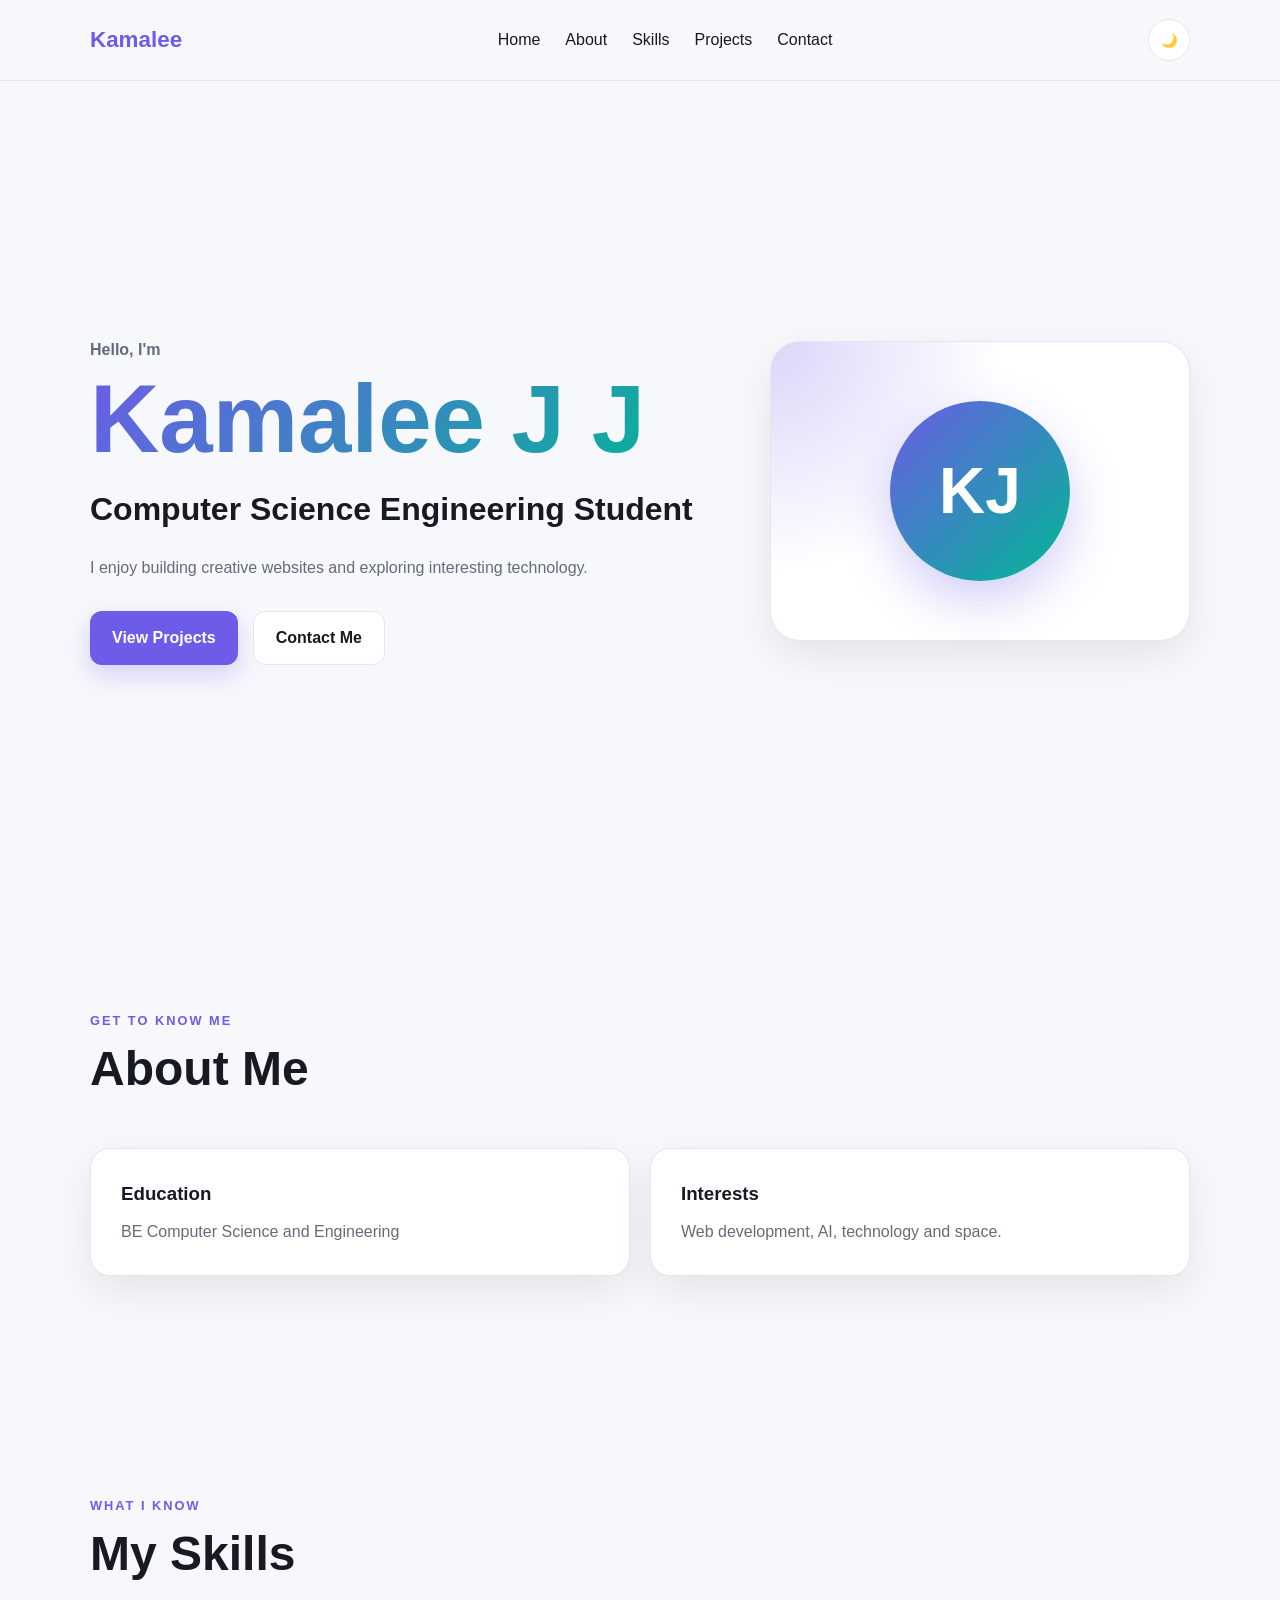
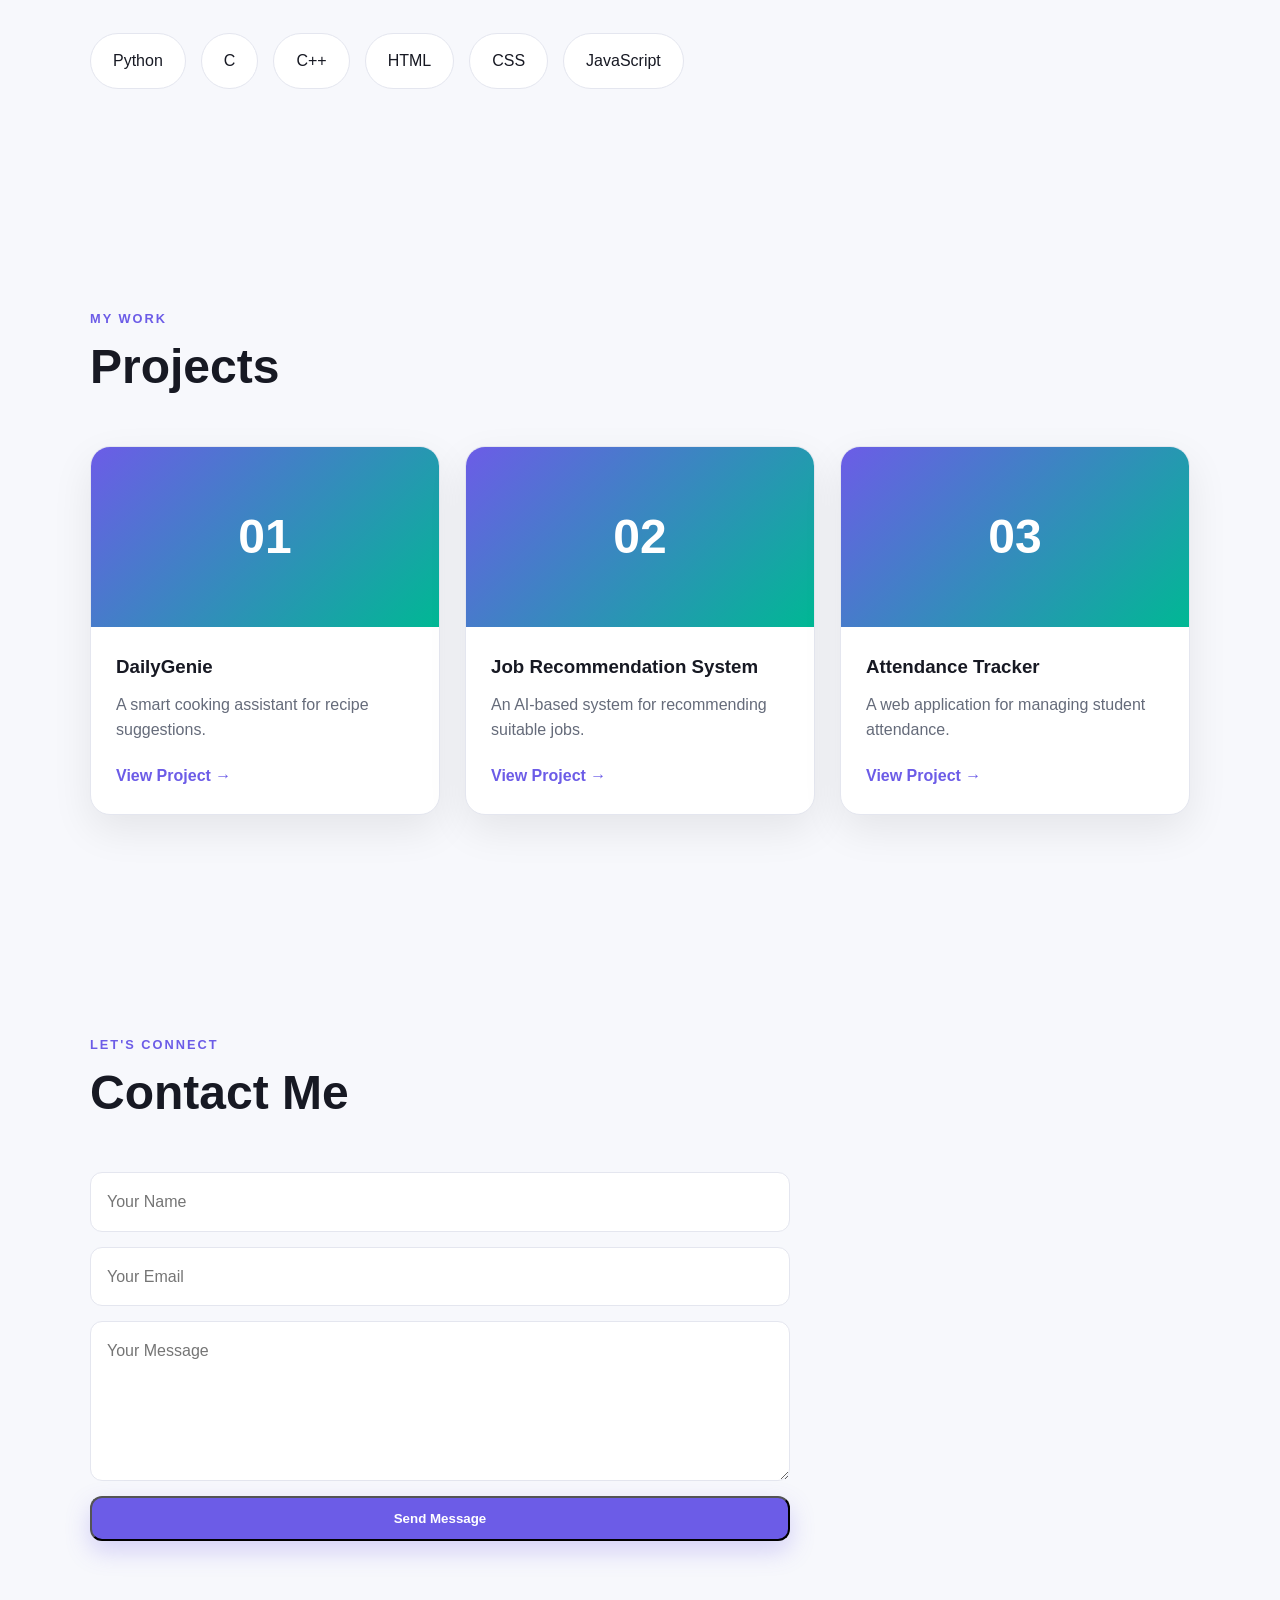
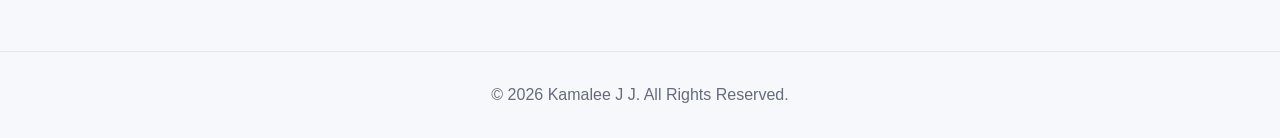
<file: index.html>
<!DOCTYPE html>
<html lang="en">

<head>
    <meta charset="UTF-8">
    <meta name="viewport" content="width=device-width, initial-scale=1.0">

    <title>My Portfolio</title>

    <!-- CSS CONNECTION -->
    <link rel="stylesheet" href="style.css">
</head>

<body>
<header>

    <nav>
        <div class="logo">Kamalee</div>

        <ul class="nav-links">
            <li><a href="#home">Home</a></li>
            <li><a href="#about">About</a></li>
            <li><a href="#skills">Skills</a></li>
            <li><a href="#projects">Projects</a></li>
            <li><a href="#contact">Contact</a></li>
        </ul>

        <button id="theme-toggle">🌙</button>
    </nav>
</header>

<main>

    <section id="home" class="hero">
        <div class="hero-content">
            <p class="subtitle">Hello, I'm</p>
            <h1>Kamalee J J</h1>
            <h2>Computer Science Engineering Student</h2>
            <p>
                I enjoy building creative websites and exploring
                interesting technology.
            </p>

            <div class="hero-buttons">
                <a href="#projects" class="btn primary">View Projects</a>
                <a href="#contact" class="btn secondary">Contact Me</a>
            </div>
        </div>

        <div class="hero-card">
            <div class="profile-circle">KJ</div>
        </div>
    </section>


    <section id="about" class="section">
        <div class="section-title">
            <p>Get To Know Me</p>
            <h2>About Me</h2>
        </div>

        <div class="about-grid">
            <div class="about-card">
                <h3>Education</h3>
                <p>
                    BE Computer Science and Engineering
                </p>
            </div>

            <div class="about-card">
                <h3>Interests</h3>
                <p>
                    Web development, AI, technology and space.
                </p>
            </div>
        </div>
    </section>


    <section id="skills" class="section">
        <div class="section-title">
            <p>What I Know</p>
            <h2>My Skills</h2>
        </div>

        <div class="skills-grid">
            <div class="skill-card">Python</div>
            <div class="skill-card">C</div>
            <div class="skill-card">C++</div>
            <div class="skill-card">HTML</div>
            <div class="skill-card">CSS</div>
            <div class="skill-card">JavaScript</div>
        </div>
    </section>


    <section id="projects" class="section">
        <div class="section-title">
            <p>My Work</p>
            <h2>Projects</h2>
        </div>

        <div class="projects-grid">

            <article class="project-card">
                <div class="project-image">01</div>
                <div class="project-content">
                    <h3>DailyGenie</h3>
                    <p>
                        A smart cooking assistant for recipe suggestions.
                    </p>
                    <a href="#">View Project →</a>
                </div>
            </article>

            <article class="project-card">
                <div class="project-image">02</div>
                <div class="project-content">
                    <h3>Job Recommendation System</h3>
                    <p>
                        An AI-based system for recommending suitable jobs.
                    </p>
                    <a href="#">View Project →</a>
                </div>
            </article>

            <article class="project-card">
                <div class="project-image">03</div>
                <div class="project-content">
                    <h3>Attendance Tracker</h3>
                    <p>
                        A web application for managing student attendance.
                    </p>
                    <a href="#">View Project →</a>
                </div>
            </article>

        </div>
    </section>



    <section id="contact" class="section contact">
        <div class="section-title">
            <p>Let's Connect</p>
            <h2>Contact Me</h2>
        </div>

        <form class="contact-form">
            <input type="text" placeholder="Your Name">
            <input type="email" placeholder="Your Email">
            <textarea placeholder="Your Message"></textarea>
            <button type="submit" class="btn primary">
                Send Message
            </button>
        </form>
    </section>

</main>

<footer>
    <p>© 2026 Kamalee J J. All Rights Reserved.</p>
</footer>

<script src="script.js"></script>
</body>
</file>
<file: style.css>
/* ================================
   CSS VARIABLES
================================ */

:root {
    --bg: #f7f8fc;
    --surface: #ffffff;
    --text: #171923;
    --muted: #656b7a;
    --primary: #6c5ce7;
    --secondary: #00b894;
    --border: #e4e6ef;

    --shadow: 0 15px 40px rgba(0, 0, 0, 0.08);

    --radius: 20px;
    --transition: 0.3s ease;
}


/* DARK THEME */

[data-theme="dark"] {
    --bg: #0c0d14;
    --surface: #151722;
    --text: #f5f5f7;
    --muted: #a5a8b5;
    --border: #292c3a;

    --shadow: 0 15px 40px rgba(0, 0, 0, 0.35);
}


/* ================================
   RESET
================================ */

* {
    margin: 0;
    padding: 0;
    box-sizing: border-box;
}

html {
    scroll-behavior: smooth;
}

body {
    font-family: Arial, sans-serif;
    background: var(--bg);
    color: var(--text);
    line-height: 1.6;
    transition:
        background var(--transition),
        color var(--transition);
}

a {
    color: inherit;
    text-decoration: none;
}

img {
    max-width: 100%;
    display: block;
}


/* ================================
   NAVBAR
================================ */

header {
    position: sticky;
    top: 0;
    z-index: 1000;

    background: color-mix(
        in srgb,
        var(--bg) 85%,
        transparent
    );

    backdrop-filter: blur(15px);

    border-bottom: 1px solid var(--border);
}

nav {
    width: min(1100px, 92%);
    margin: auto;

    min-height: 70px;

    display: flex;
    align-items: center;
    justify-content: space-between;
    gap: 20px;
}

.logo {
    font-size: 1.4rem;
    font-weight: 800;
    color: var(--primary);
}

.nav-links {
    display: none;
    list-style: none;
}

.nav-links a {
    transition: color var(--transition);
}

.nav-links a:hover {
    color: var(--primary);
}

#theme-toggle {
    border: 1px solid var(--border);
    background: var(--surface);
    color: var(--text);

    width: 42px;
    height: 42px;

    border-radius: 50%;
    cursor: pointer;

    transition: transform var(--transition);
}

#theme-toggle:hover {
    transform: rotate(20deg) scale(1.08);
}


/* ================================
   COMMON SECTIONS
================================ */

.section {
    width: min(1100px, 92%);
    margin: auto;
    padding: 80px 0;
}

.section-title {
    margin-bottom: 40px;
}

.section-title p {
    color: var(--primary);
    font-weight: 700;
    text-transform: uppercase;
    letter-spacing: 2px;
    font-size: 0.8rem;
}

.section-title h2 {
    font-size: clamp(2rem, 6vw, 3rem);
}


/* ================================
   HERO
================================ */

.hero {
    width: min(1100px, 92%);
    min-height: calc(100vh - 70px);
    margin: auto;

    display: grid;
    grid-template-columns: 1fr;
    align-items: center;
    gap: 50px;

    padding: 70px 0;
}

.hero-content {
    max-width: 650px;
}

.subtitle {
    color: var(--primary);
    font-weight: 700;
    margin-bottom: 10px;
}

.hero h1 {
    font-size: clamp(3rem, 12vw, 6rem);
    line-height: 0.95;

    background: linear-gradient(
        135deg,
        var(--primary),
        var(--secondary)
    );

    background-clip: text;
    -webkit-background-clip: text;
    color: transparent;
}

.hero h2 {
    margin-top: 20px;
    font-size: clamp(1.3rem, 4vw, 2rem);
}

.hero p {
    color: var(--muted);
    margin-top: 20px;
    max-width: 600px;
}

.hero-buttons {
    display: flex;
    flex-wrap: wrap;
    gap: 15px;
    margin-top: 30px;
}


/* ================================
   BUTTONS
================================ */

.btn {
    display: inline-flex;
    align-items: center;
    justify-content: center;

    padding: 13px 22px;

    border-radius: 12px;

    font-weight: 700;

    transition:
        transform var(--transition),
        box-shadow var(--transition);
}

.btn:hover {
    transform: translateY(-4px);
}

.primary {
    background: var(--primary);
    color: white;
    box-shadow: 0 10px 25px rgba(108, 92, 231, 0.25);
}

.secondary {
    border: 1px solid var(--border);
    background: var(--surface);
}


/* ================================
   HERO CARD
================================ */

.hero-card {
    min-height: 300px;

    display: grid;
    place-items: center;

    border: 1px solid var(--border);
    border-radius: 30px;

    background:
        radial-gradient(
            circle at top left,
            rgba(108, 92, 231, 0.25),
            transparent 45%
        ),
        var(--surface);

    box-shadow: var(--shadow);
}

.profile-circle {
    width: 180px;
    aspect-ratio: 1;

    display: grid;
    place-items: center;

    border-radius: 50%;

    font-size: 4rem;
    font-weight: 800;

    color: white;

    background: linear-gradient(
        135deg,
        var(--primary),
        var(--secondary)
    );

    box-shadow:
        0 20px 50px rgba(108, 92, 231, 0.3);

    animation: float 4s ease-in-out infinite;
}

@keyframes float {

    0%,
    100% {
        transform: translateY(0);
    }

    50% {
        transform: translateY(-15px);
    }
}


/* ================================
   ABOUT - CSS GRID
================================ */

.about-grid {
    display: grid;
    grid-template-columns: 1fr;
    gap: 20px;
}

.about-card {
    padding: 30px;

    background: var(--surface);
    border: 1px solid var(--border);

    border-radius: var(--radius);

    box-shadow: var(--shadow);

    transition:
        transform var(--transition),
        border-color var(--transition);
}

.about-card:hover {
    transform: translateY(-8px);
    border-color: var(--primary);
}

.about-card p {
    color: var(--muted);
    margin-top: 10px;
}


/* ================================
   SKILLS - FLEXBOX
================================ */

.skills-grid {
    display: flex;
    flex-wrap: wrap;
    gap: 15px;
}

.skill-card {
    padding: 14px 22px;

    border: 1px solid var(--border);
    border-radius: 50px;

    background: var(--surface);

    transition:
        transform var(--transition),
        background var(--transition),
        color var(--transition);
}

.skill-card:hover {
    transform: translateY(-5px);
    background: var(--primary);
    color: white;
}


/* ================================
   PROJECTS - CSS GRID
================================ */

.projects-grid {
    display: grid;
    grid-template-columns: 1fr;
    gap: 25px;
}

.project-card {
    overflow: hidden;

    background: var(--surface);
    border: 1px solid var(--border);

    border-radius: var(--radius);

    box-shadow: var(--shadow);

    transition:
        transform var(--transition),
        box-shadow var(--transition);
}

.project-card:hover {
    transform: translateY(-10px);
    box-shadow: 0 25px 60px rgba(0, 0, 0, 0.15);
}

.project-image {
    min-height: 180px;

    display: grid;
    place-items: center;

    font-size: 3rem;
    font-weight: 800;

    color: white;

    background:
        linear-gradient(
            135deg,
            var(--primary),
            var(--secondary)
        );
}

.project-content {
    padding: 25px;
}

.project-content p {
    color: var(--muted);
    margin: 10px 0 20px;
}

.project-content a {
    color: var(--primary);
    font-weight: 700;
}


/* ================================
   CONTACT
================================ */

.contact-form {
    display: grid;
    gap: 15px;

    max-width: 700px;
}

.contact-form input,
.contact-form textarea {
    width: 100%;

    padding: 16px;

    border: 1px solid var(--border);
    border-radius: 12px;

    background: var(--surface);
    color: var(--text);

    font: inherit;

    outline: none;

    transition: border-color var(--transition);
}

.contact-form textarea {
    min-height: 160px;
    resize: vertical;
}

.contact-form input:focus,
.contact-form textarea:focus {
    border-color: var(--primary);
}


/* ================================
   FOOTER
================================ */

footer {
    text-align: center;
    padding: 30px;

    color: var(--muted);
    border-top: 1px solid var(--border);
}


/* ================================
   TABLET
================================ */

@media (min-width: 600px) {

    .nav-links {
        display: flex;
        align-items: center;
        gap: 25px;
    }

    .about-grid {
        grid-template-columns: repeat(2, 1fr);
    }

    .projects-grid {
        grid-template-columns: repeat(2, 1fr);
    }
}


/* ================================
   DESKTOP
================================ */

@media (min-width: 900px) {

    nav {
        min-height: 80px;
    }

    .hero {
        grid-template-columns: 1.2fr 0.8fr;
    }

    .projects-grid {
        grid-template-columns: repeat(3, 1fr);
    }

    .section {
        padding: 110px 0;
    }
}


/* ================================
   LARGE DESKTOP
================================ */

@media (min-width: 1200px) {

    .hero {
        min-height: calc(100vh - 80px);
    }
}
</file>
